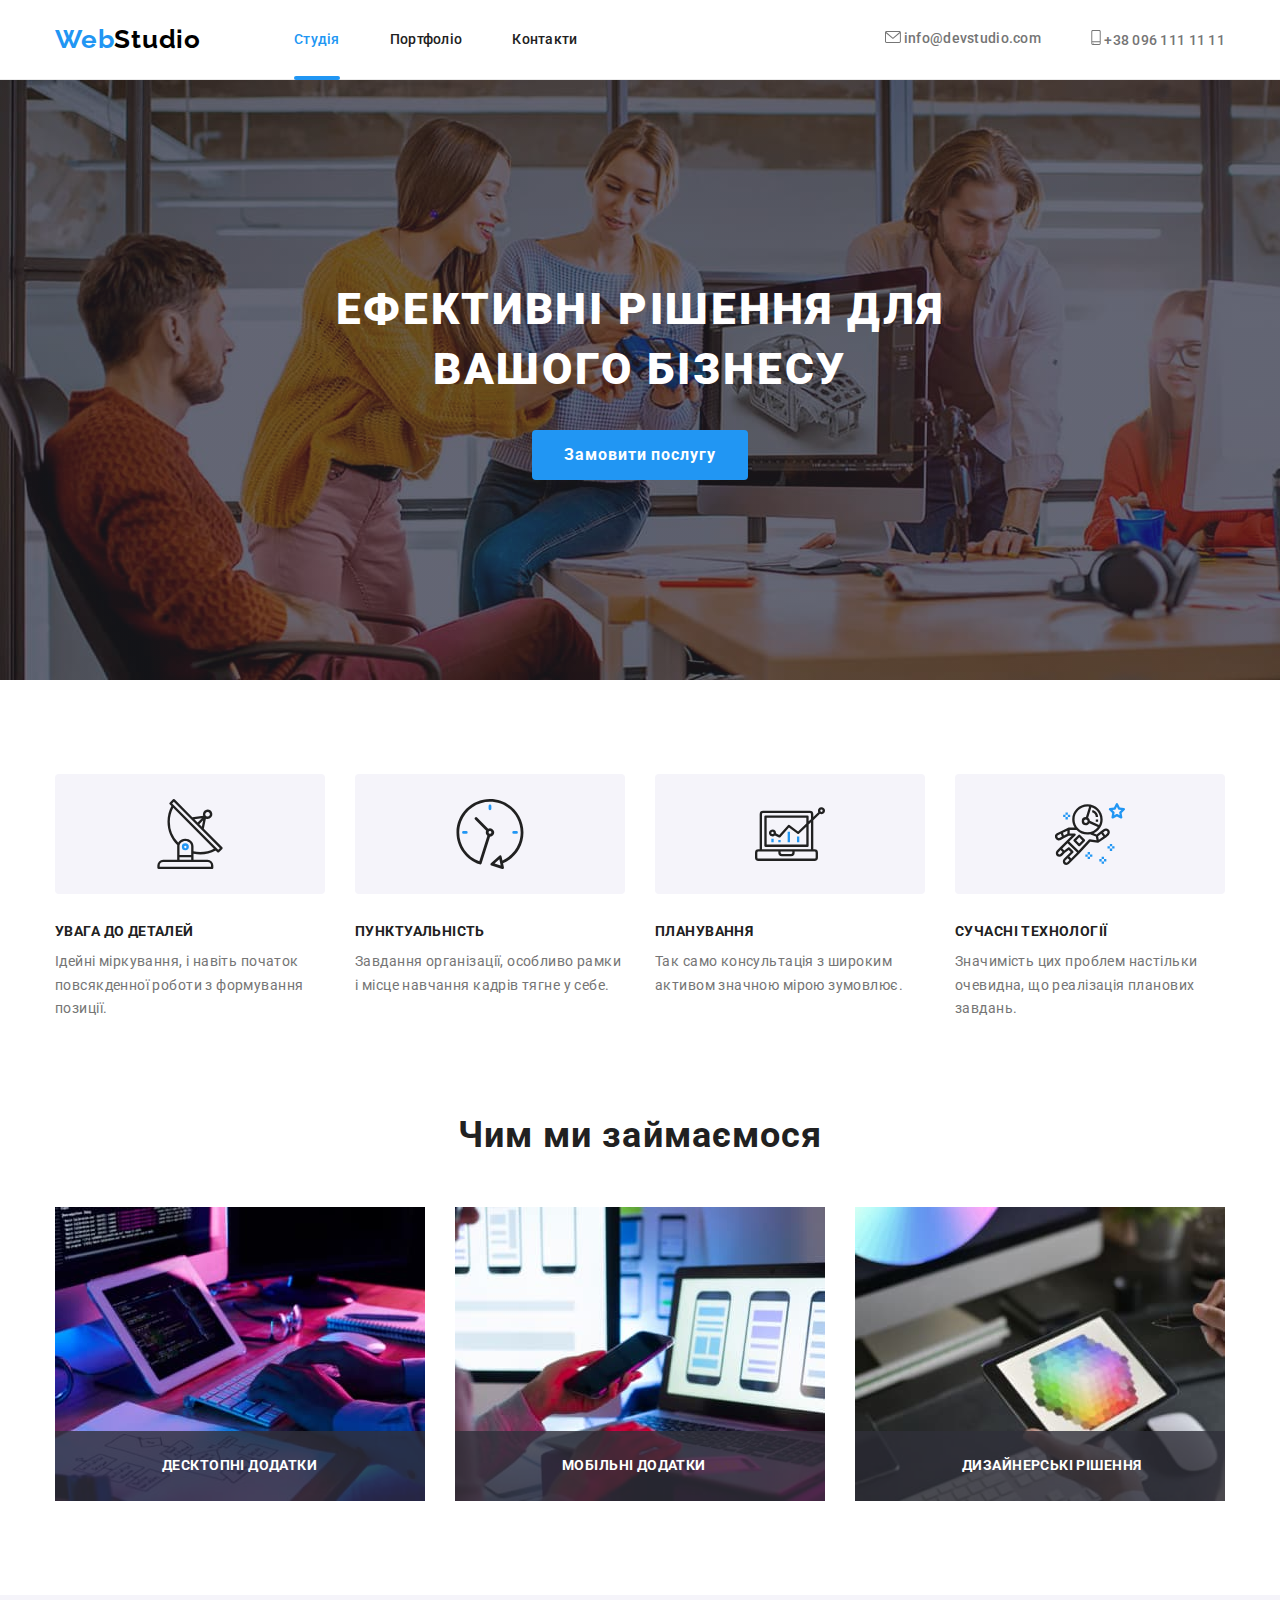
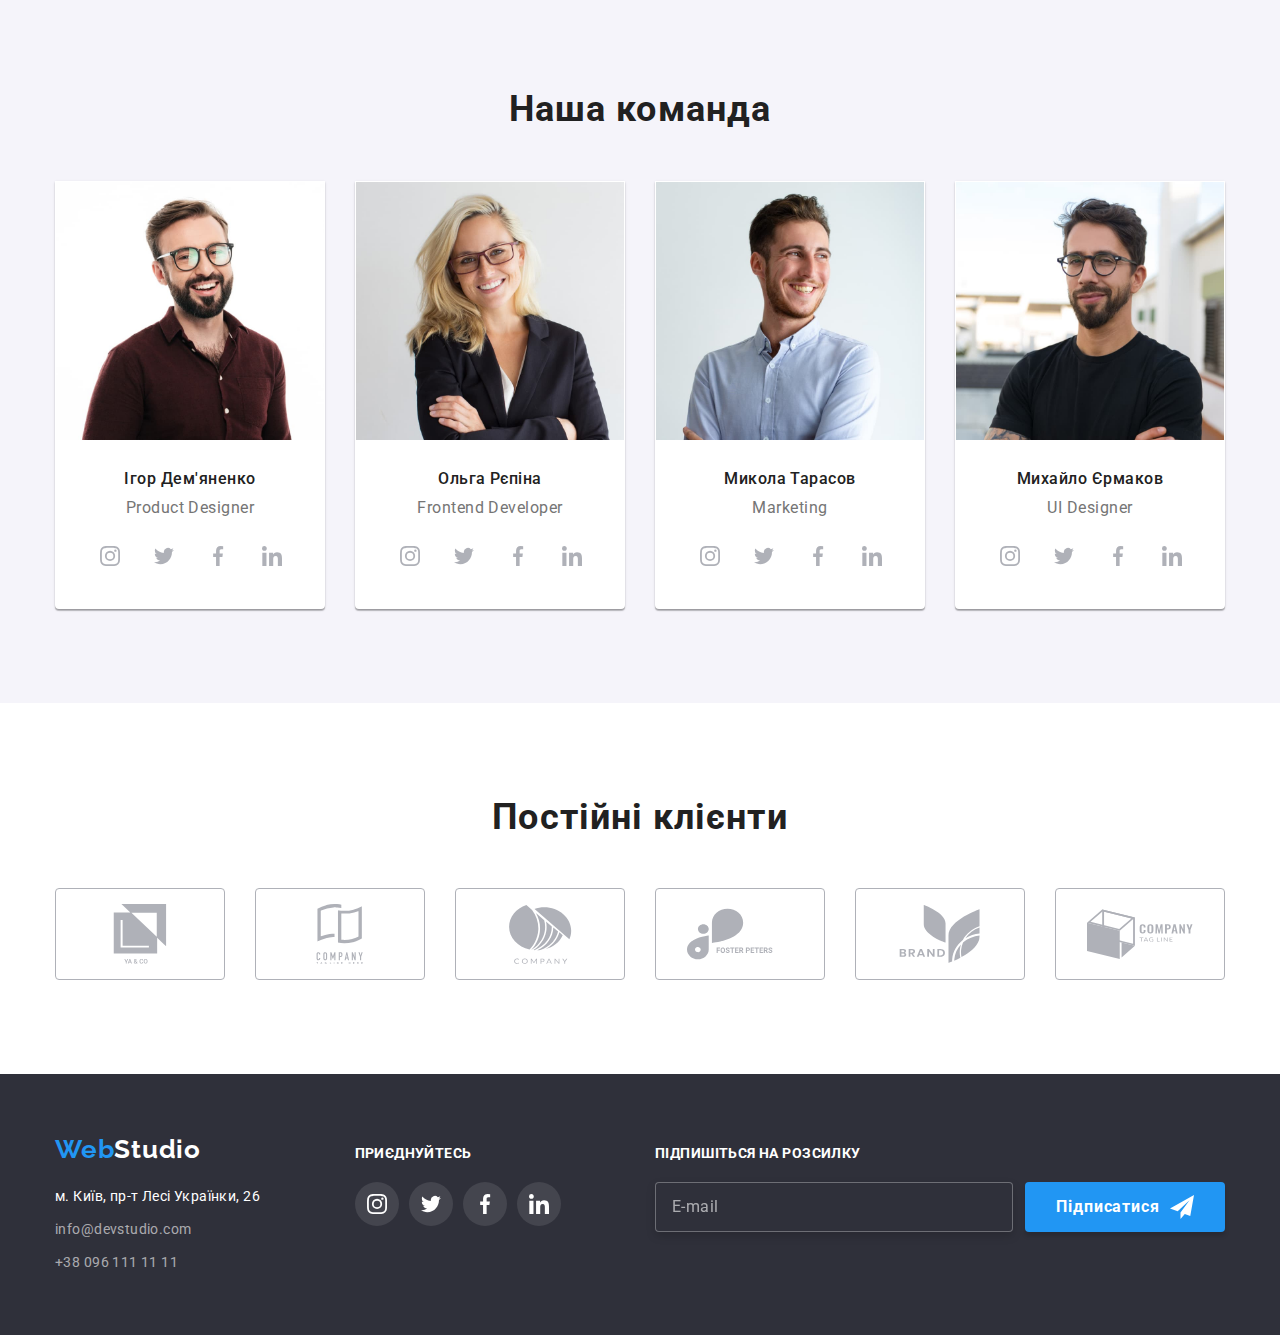
<file: index.html>
<!DOCTYPE html>
<html lang="uk">
<head>
    <meta charset="UTF-8">
    <meta http-equiv="X-UA-Compatible" content="IE=edge">
    <meta name="viewport" content="width=device-width, initial-scale=1.0">
    <title>web-studio</title>
    <link rel="stylesheet" href="https://cdnjs.cloudflare.com/ajax/libs/modern-normalize/1.1.0/modern-normalize.min.css">
    <link rel="preconnect" href="https://fonts.googleapis.com">
    <link rel="preconnect" href="https://fonts.gstatic.com" crossorigin>
    <link href="https://fonts.googleapis.com/css2?family=Raleway:wght@700&family=Roboto:wght@400;500;700;900&display=swap"
        rel="stylesheet">
    <link rel="stylesheet" href="./css/styles.css">
</head>
<body>

    <header>
        
        <div class="container header-container">
        <nav class="main-nav">
            <a lang="en" class="logo" href="./index.html"><span class="logo-conteiner">Web</span>Studio</a>
            <ul class="nav">
                <li>
                    <a class="link-nav current" href="./index.html">Студія</a>
                </li>
                <li>
                    <a class="link-nav" href="./portfolio.html">Портфоліо</a>
                </li>
                <li>
                    <a class="link-nav" href="#">Контакти</a>
                </li>
            </ul>
        </nav>
        
            <ul class="mail">
                <li>
                <a lang="en" class="mail-link" href="mailto:info@devstudio.com">
                    <svg class="mail-icon" width="16px" height="12px">
                        <use href="./images/icons.svg#icon-mail">
                        </use>
                    </svg>
                    info@devstudio.com
                </a>
                </li>
                
                <li>
                <a class="mail-link" href="tel:+380961111111">
                    <svg class="mail-icon-tel" width="10px" height="15px">
                        <use href="./images/icons.svg#icon-tel">
                        </use>
                    </svg>
                    +38 096 111 11 11
                </a>
                </li>
            </ul>
        </div>
              
    </header>   
    
    <main>

        <section class="hero">

            <div class="container">
        <h1 class="hero-title">
            Ефективні рішення для вашого бізнесу
        </h1>
        <button data-modal-open class="hero-button" type="button">Замовити послугу</button>
        </div>
        
        </section>

        <section class="features section">

            <div class="container">
            <h2 class="visually-hidden">
                Наші переваги
            </h2>

            <ul class="features-list">
                <li>
                    <div class="features-information">
                        <svg class="features-icon">
                            <use href="./images/icons.svg#icon-antenna">
                           </use>
                        </svg>
                    </div>
                                       
                    <h3 class="features-title">
                Увага до деталей
                    </h3>
                        <p class="features-item">
                Ідейні міркування, і навіть початок повсякденної роботи з формування позиції.
                        </p>

                </li>
            
                <li>
                    <div class="features-information">
                        <svg class="features-icon">
                            <use href="./images/icons.svg#icon-clock">
                            </use>
                        </svg>
                    </div>
                    <h3 class="features-title">
                    Пунктуальність
                    </h3>
                        <p class="features-item">
                    Завдання організації, особливо рамки і місце навчання кадрів тягне у себе.
                        </p>
                </li>
            
                <li>
                    <div class="features-information">
                        <svg class="features-icon">
                            <use href="./images/icons.svg#icon-computer">
                            </use>
                        </svg>
                    </div>
                    <h3 class="features-title">
                    Планування
                    </h3>
                        <p class="features-item">
                    Так само консультація з широким активом значною мірою зумовлює.
                        </p>
                </li>
            
                <li>
                    <div class="features-information">
                        <svg class="features-icon">
                            <use href="./images/icons.svg#icon-astronaut">
                            </use>
                        </svg>
                    </div>
                    <h3 class="features-title">
                    Сучасні технології
                    </h3>
                        <p class="features-item">
                    Значимість цих проблем настільки очевидна, що реалізація планових завдань.
                        </p>
                </li>             
            </ul>
            </div>

        </section>

        <section class="work">

            <div class="container">
            <h2 class="work-title">
                Чим ми займаємося
            </h2>
            <ul class="work-list">
                <li>
                    <div class="work-position">
                        <div class="work-element">
                            <p>десктопні додатки</p>
                        </div>
                        <img src="./images/tablet.jpg" alt="людина дивиться у планшет і друкує текст" width="370">
                    </div>
                </li>
                <li>
                    <div class="work-position">
                        <div class="work-element">
                            <p>мобільні додатки</p>
                        </div>
                        <img src="./images/notpad.jpg" alt="дівчина дивиться у телефон і параллельно у компьютер" width="370">
                    </div>
                </li>
                <li>
                    <div class="work-position">
                        <div class="work-element">
                            <p>дизайнерські рішення</p> 
                        </div>
                        <img src="./images/smartphone.jpg" alt="дывчина дивиться у смартфон" width="370">
                    </div>
                </li>
            </ul>
            </div>

        </section>

        <section class="command section">

            <div class="container">
            <h2 class="command-title">
                Наша команда
            </h2>

            <ul class="command-list">
                <li class="command-part">
                    <img src="./images/igor.jpg" alt="на фото зображений чоловік Ігор Дем'яненко" width="270">
                    <div class="command-box">
                    <h3 class="command-name">
                        Ігор Дем'яненко
                    </h3>
                        <p lang="en" class="command-speciality">
                        Product Designer
                        </p>
                        <ul class="command-second-list">
                            <li>
                                <a href="" class="command-link">
                                    <svg class="command-icon">
                                        <use href="./images/icons.svg#icon-instagram">
                                        </use>
                                    </svg>                                          
                                </a>
                            </li>

                            <li>
                            <a href="" class="command-link">
                                <svg class="command-icon">
                                    <use href="./images/icons.svg#icon-twitter">
                                    </use>
                                </svg>
                            </a>
                            </li>

                            <li>
                                <a href="" class="command-link">
                                    <svg class="command-icon">
                                        <use href="./images/icons.svg#icon-facebook">
                                        </use>
                                    </svg>
                                </a>
                            </li>

                            <li>
                                <a href="" class="command-link">
                                    <svg class="command-icon">
                                        <use href="./images/icons.svg#icon-linkedin">
                                        </use>
                                    </svg>
                                </a>
                            </li>
                        </ul>
                    </div>
                </li>
            
                <li class="command-part">
                    <img src="./images/olga.jpg" alt="на фото зображена дівчина Ольга Рєпіна" width="270">
                    <div class="command-box">
                    <h3 class="command-name">
                        Ольга Рєпіна
                    </h3 >
                        <p lang="en" class="command-speciality">
                        Frontend Developer
                        </p>
                        <ul class="command-second-list">
                            <li>
                                <a href="" class="command-link">
                                    <svg class="command-icon">
                                        <use href="./images/icons.svg#icon-instagram">
                                        </use>
                                    </svg>
                                </a>
                            </li>

                            <li>
                                <a href="" class="command-link">
                                    <svg class="command-icon">
                                        <use href="./images/icons.svg#icon-twitter">
                                        </use>
                                    </svg>
                                </a>
                            </li>

                            <li>
                                <a href="" class="command-link">
                                    <svg class="command-icon">
                                        <use href="./images/icons.svg#icon-facebook">
                                        </use>
                                    </svg>
                                </a>
                            </li>

                            <li>
                                <a href="" class="command-link">
                                    <svg class="command-icon">
                                        <use href="./images/icons.svg#icon-linkedin">
                                        </use>
                                    </svg>
                                </a>
                            </li>
                        </ul>
                    </div>
                </li>
            
                <li class="command-part">
                    <img src="./images/mikola.jpg" alt="на фото зображений чоловік Микола Тарасов" width="270">
                    <div class="command-box">
                    <h3 class="command-name">
                        Микола Тарасов
                    </h3>
                        <p lang="en" class="command-speciality">
                        Marketing
                        </p>
                        <ul class="command-second-list">
                            <li>
                                <a href="" class="command-link">
                                    <svg class="command-icon">
                                        <use href="./images/icons.svg#icon-instagram">
                                        </use>
                                    </svg>
                                </a>
                            </li>
                        
                            <li>
                                <a href="" class="command-link">
                                    <svg class="command-icon">
                                        <use href="./images/icons.svg#icon-twitter">
                                        </use>
                                    </svg>
                                </a>
                            </li>
                        
                            <li>
                                <a href="" class="command-link">
                                    <svg class="command-icon">
                                        <use href="./images/icons.svg#icon-facebook">
                                        </use>
                                    </svg>
                                </a>
                            </li>
                        
                            <li>
                                <a href="" class="command-link">
                                    <svg class="command-icon">
                                        <use href="./images/icons.svg#icon-linkedin">
                                        </use>
                                    </svg>
                                </a>
                            </li>
                        </ul>
                    </div>
                </li>
                            
                <li class="command-part">
                    <img src="./images/mikhaylo.jpg" alt="на фото зображений чоловік Михайло Єрмаков" width="270">
                    <div class="command-box">
                    <h3 class="command-name">
                        Михайло Єрмаков
                    </h3>
                        <p lang="en" class="command-speciality">
                        UI Designer
                        </p>
                        <ul class="command-second-list">
                            <li>
                                <a href="" class="command-link">
                                    <svg class="command-icon">
                                        <use href="./images/icons.svg#icon-instagram">
                                        </use>
                                    </svg>
                                </a>
                            </li>

                            <li>
                                <a href="" class="command-link">
                                    <svg class="command-icon">
                                        <use href="./images/icons.svg#icon-twitter">
                                        </use>
                                    </svg>
                                </a>
                            </li>

                            <li>
                                <a href="" class="command-link">
                                    <svg class="command-icon">
                                        <use href="./images/icons.svg#icon-facebook">
                                        </use>
                                    </svg>
                                </a>
                            </li>

                            <li>
                                <a href="" class="command-link">
                                    <svg class="command-icon">
                                        <use href="./images/icons.svg#icon-linkedin">
                                        </use>
                                    </svg>
                                </a>
                            </li>
                        </ul>
                    </div>
                </li>
                
            </ul>
            </div>

        </section>

        <section class="section">
            <div class="container">
                <h2 class="client-title">
                    Постійні клієнти
                </h2>
                <ul class="client-list">
                    <li>
                        <a href="" class="client-link">
                            <svg class="client-icon">
                                <use href="./images/icons.svg#icon-ya--go">
                                </use>
                            </svg>
                        </a>
                    </li>

                    <li>
                        <a href="" class="client-link">
                            <svg class="client-icon">
                                <use href="./images/icons.svg#icon-company-tagline-here">
                                </use>
                            </svg>
                        </a>
                    </li>

                    <li>
                        <a href="" class="client-link">
                            <svg class="client-icon">
                                <use href="./images/icons.svg#icon-company">
                                </use>
                            </svg>
                        </a>
                    </li>

                    <li>
                        <a href="" class="client-link">
                            <svg class="client-icon">
                                <use href="./images/icons.svg#icon-foster-peters">
                                </use>
                            </svg>
                        </a>
                    </li>

                    <li>
                        <a href="" class="client-link">
                            <svg class="client-icon">
                                <use href="./images/icons.svg#icon-brand">
                                </use>
                            </svg>
                        </a>
                    </li>

                    <li>
                        <a href="" class="client-link">
                            <svg class="client-icon">
                                <use href="./images/icons.svg#icon-company-tagline">
                                </use>
                            </svg>
                        </a>
                    </li>
                </ul>

            </div>

        </section>

    </main>

    <footer>

        <div class="container footer-box">
            <div>
            <address class="address">
                <a lang="en" class="logotipes" href="./index.html"><span class="logo-conteiner">Web</span>Studio</a>
                <ul class="address-list">
                    <li>
                        <a class="address-name mails" href="https://goo.gl/maps/CPtrU1FHBa2aNyZL9" target="_blank" rel="noopener noreferrer nofollow">
                            м. Київ, пр-т Лесі
                            Українки, 26</a>
                    </li>
                    <li>
                        <a class="address-link mails" href="mailto:info@devstudio.com">info@devstudio.com</a>
                    </li>
                    <li>
                        <a class="address-link" href="tel:+380961111111">+38 096 111 11 11</a>
                    </li>
                </ul>
            </address>
            </div>

            <div>
                <b class="footer-title">
                    приєднуйтесь
                </b>
                <ul class="footer-list">
                    <li>
                        <a href="" class="footer-link">
                            <svg class="footer-icon" width="20" height="20">
                                <use href="./images/icons.svg#icon-instagram">
                                </use>
                            </svg>
                        </a>
                    </li>
                    
                    <li>
                        <a href="" class="footer-link">
                            <svg class="footer-icon" width="20" height="20">
                                <use href="./images/icons.svg#icon-twitter">
                                </use>
                            </svg>
                        </a>
                    </li>

                    <li>
                        <a href="" class="footer-link">
                            <svg class="footer-icon" width="20" height="20">
                                <use href="./images/icons.svg#icon-facebook">
                                </use>
                            </svg>
                        </a>
                    </li>

                    <li>
                        <a href="" class="footer-link">
                            <svg class="footer-icon" width="20" height="20">
                                <use href="./images/icons.svg#icon-linkedin">
                                </use>
                            </svg>
                        </a>
                    </li>
                </ul>
            </div>

            <div class="subscription-box">
                <b class="subscription-text">Підпишіться на розсилку</b>
                <form class="subscription-form">
                    <input type="email" name="mail" placeholder="E-mail" />
                    <button class="subscription-button" type="submit">Підписатися
                        <svg class="subscription-icon" width="24" height="24">
                            <use href="./images/icons.svg#icon-envelope">
                            </use>
                        </svg>
                    </button>
                    
                </form>
            </div>
        </div>

    </footer>
    
    <div class="backdrop is-hidden" data-modal>
        <div class="modal">
            <button class="modal-button" data-modal-close type="button">
                <svg class="modal-icon">
                    <use href="./images/icons.svg#icon-close-modal">
                    </use>
                </svg>
            </button>
            
            <b class="form-text">Залиште свої дані, ми вам передзвонимо</b>
            <form name="contact-form" class="form">
                <div class="form-field">   
                    <label for="user-name">Ім'я</label>
                    <div class="form-field-box">
                        <input type="text" name="user-name" id="user-name"/>
                        <svg class="form-field-icon" width="18" height="18">
                            <use href="./images/icons.svg#icon-name">
                            </use>
                        </svg>
                    </div>
                </div> 

                <div class="form-field">
                    <label for="tel">Телефон</label>
                    <div class="form-field-box">
                        <input type="tel" name="tel" id="tel"/>
                        <svg class="form-field-icon" width="18" height="18">
                            <use href="./images/icons.svg#icon-phone">
                            </use>
                        </svg>
                    </div>
                </div>

                <div class="form-field">
                    <label for="mail">Пошта</label>
                    <div class="form-field-box">
                        <input type="email" name="mail" id="mail"/>
                        <svg class="form-field-icon" width="18" height="18">
                            <use href="./images/icons.svg#icon-email">
                            </use>
                        </svg>
                    </div>
                </div>
                
                <div class="form-field form-field-end">
                    <label for="comment">Коментар</label>
                    <textarea name="comment" id="comment" placeholder="Введіть текст"></textarea>
                </div>

                <div class="form-checkbox">
                    <label for="Subscription">
                        <input class="checkbox-input" type="checkbox" name="Subscription" id="Subscription"/> 
                        <span class="checkbox-border">
                            <svg class="form-checkbox-icon">
                                <use href="./images/icons.svg#icon-check-on">
                                </use>
                            </svg>
                        </span>
                        Погоджуюся з розсилкою та приймаю<a class="form-checkbox-link" href="">Умови договору</a>
                    </label>
                </div>
               
                <button class="form-button" type="submit">Відправити</button>
                
            </form>
        </div>
    </div>
    <script src="./js/modal.js"></script>
</body>
</html>
</file>
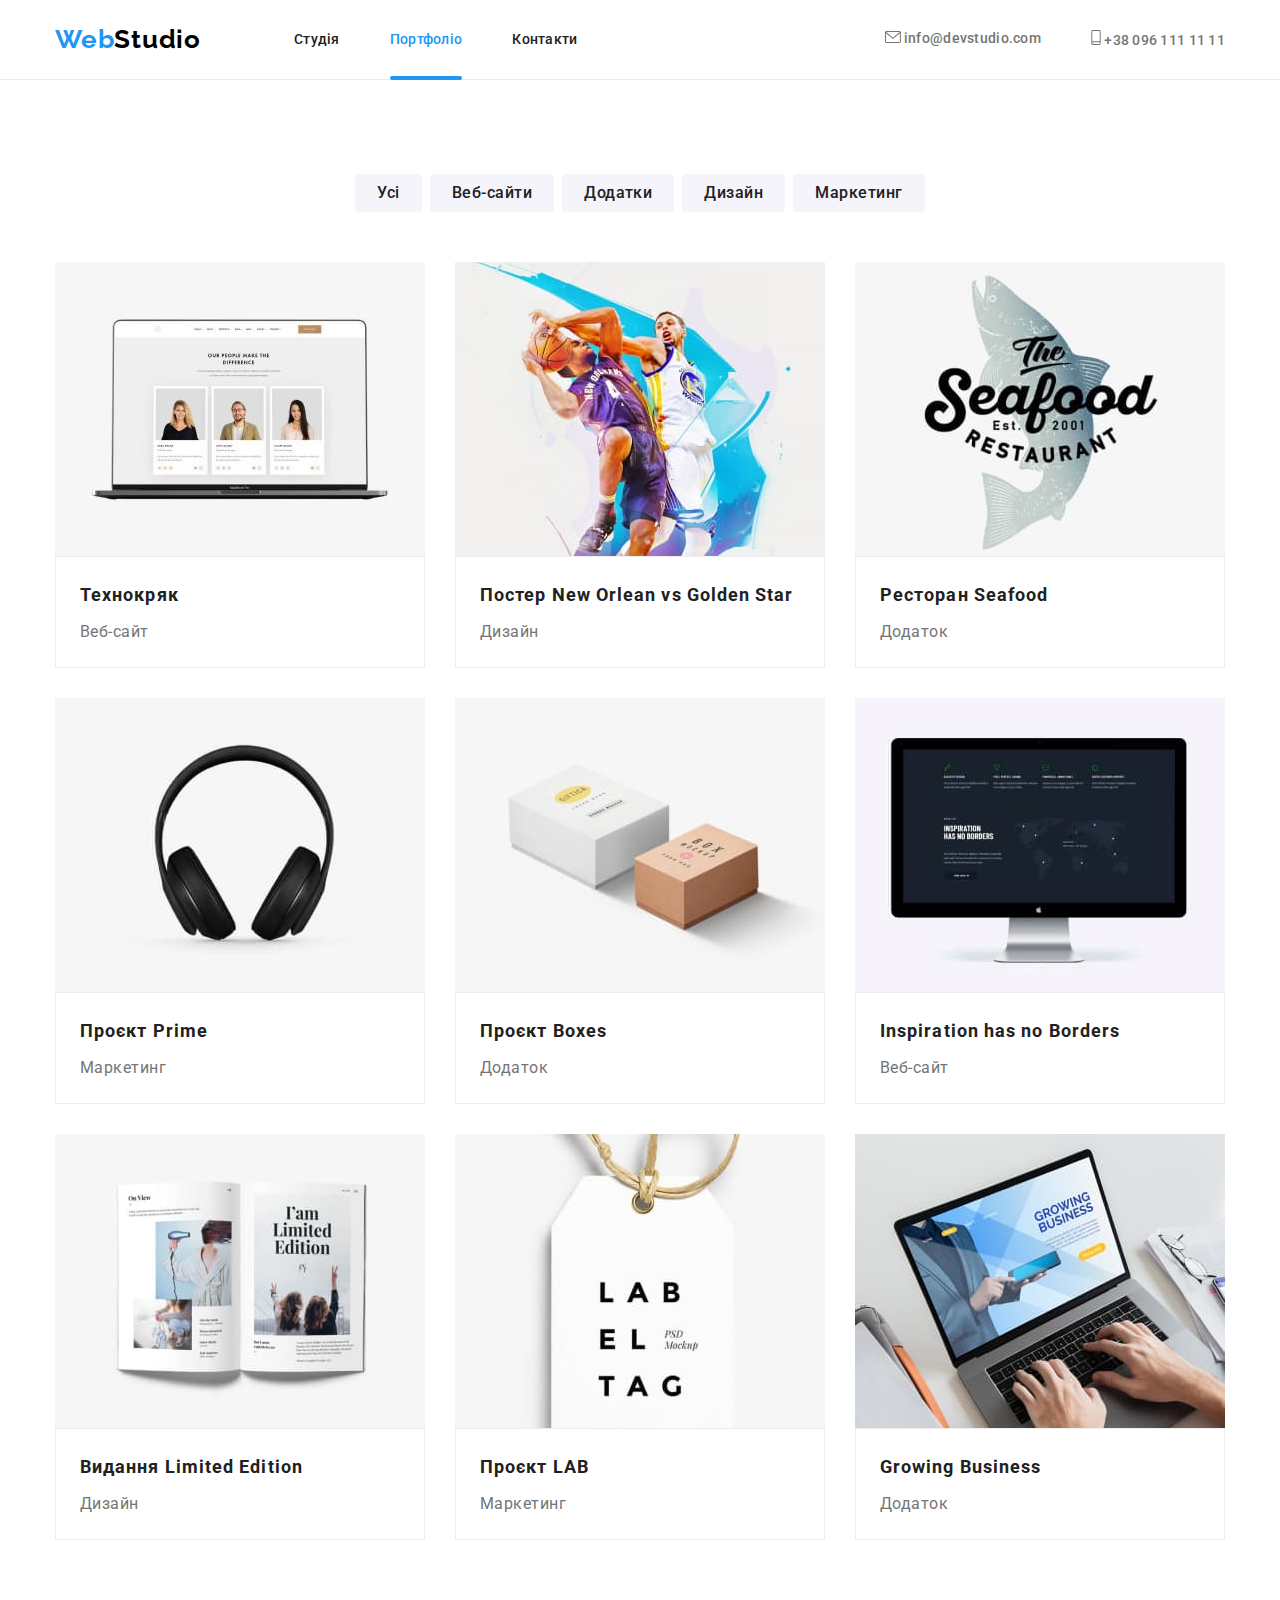
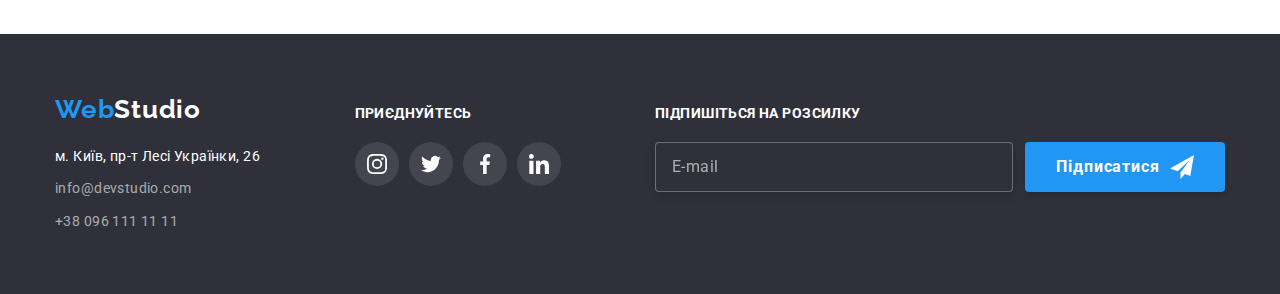
<file: portfolio.html>
<!DOCTYPE html>
<html lang="uk">
<head>
    <meta charset="UTF-8">
    <meta http-equiv="X-UA-Compatible" content="IE=edge">
    <meta name="viewport" content="width=device-width, initial-scale=1.0">
    <title>Portfolio</title>
    <link rel="stylesheet" href="https://cdnjs.cloudflare.com/ajax/libs/modern-normalize/1.1.0/modern-normalize.min.css">
    <link rel="preconnect" href="https://fonts.googleapis.com">
    <link rel="preconnect" href="https://fonts.gstatic.com" crossorigin>
    <link href="https://fonts.googleapis.com/css2?family=Raleway:wght@700&family=Roboto:wght@400;500;700;900&display=swap"
        rel="stylesheet">
    <link rel="stylesheet" href="./css/styles.css">
</head>
<body>
    <header>

        <div class="container header-container">
        <nav class="main-nav">
            <a lang="en" class="logo" href="./index.html"><span class="logo-conteiner">Web</span>Studio</a>
            <ul class="nav">
                <li>
                    <a class="link-nav" href="./index.html">Студія</a>
                </li>
                <li>
                    <a class="link-nav current" href="#">Портфоліо</a>
                </li>
                <li>
                    <a class="link-nav" href="#">Контакти</a>
                </li>
            </ul>
        </nav>
        <ul class="mail">
            <li>
                <a lang="en" class="mail-link" href="mailto:info@devstudio.com">
                    <svg class="mail-icon" width="16px" height="12px">
                        <use href="./images/icons.svg#icon-mail">
                        </use>
                    </svg>
                    info@devstudio.com
                </a>
            </li>
            <li>
                <a class="mail-link" href="tel:+380961111111">
                    <svg class="mail-icon-tel" width="10px" height="15px">
                        <use href="./images/icons.svg#icon-tel">
                        </use>
                    </svg>
                    +38 096 111 11 11
                </a>
            </li>
        </ul>
        </div>

    </header>

    <main>

        <section class="section">

        <div class="container">
            <h1 class="visually-hidden">
                Портфоліо
            </h1>

        <ul class="button-list">
            <li>
                <button class="button-list-item" type="button">Усі</button>
            </li>
            <li>
                <button class="button-list-item" type="button">Веб-сайти</button>
            </li>
            <li>
                <button class="button-list-item" type="button">Додатки</button>
            </li>
            <li>
                <button class="button-list-item" type="button">Дизайн</button>
            </li>
            <li>
                <button class="button-list-item" type="button">Маркетинг</button>
            </li>
        </ul>

        <div class="flex-container">
        <ul class="reclam">
            
            <li>
                <a href="" class="reclam-link">
                    <div class="reclam-backdrop">
                        <img src="./images/technokriack.jpg" alt="Список із трьох людей" width="370" height="294">
                        <div class="reclam-box">
                            <p class="reclam-text">
                                Ресурс пропонує комплексні пропозиції з різним рівнем функціоналу та сервісів. Все це дозволить відвідувачу отримати
                                вичерпні відомості про компанію чи приватну особу.
                            </p>
                        </div>
                    </div>
                <div class="reclam-tools">
                <h2 class="reclam-title">
                    Технокряк
                </h2>
                <p class="reclam-item">
                    Веб-сайт
                </p>
                </div>
                </a>
            </li>
                        
            <li>
                <a href="" class="reclam-link">
                    <div class="reclam-backdrop">
                        <img src="./images/basketball.jpg" alt="Два хлопці грають у баскетбол" width="370" height="294">
                        <div class="reclam-box">
                            <p class="reclam-text">
                                Ресурс пропонує комплексні пропозиції з різним рівнем функціоналу та сервісів. Все це дозволить відвідувачу отримати
                                вичерпні відомості про компанію чи приватну особу.
                            </p>
                        </div>
                    </div>
                <div class="reclam-tools">
                <h2 class="reclam-title">
                    Постер New Orlean vs Golden Star
                </h2>
                <p class="reclam-item">
                    Дизайн
                </p>
                </div>
                </a>
            </li>
                        
            <li>
                <a href="" class="reclam-link">
                    <div class="reclam-backdrop">
                        <img src="./images/restaurant.jpg" alt="логотип ресторану" width="370" height="294">
                        <div class="reclam-box">
                            <p class="reclam-text">
                                Ресурс пропонує комплексні пропозиції з різним рівнем функціоналу та сервісів. Все це дозволить відвідувачу отримати
                                вичерпні відомості про компанію чи приватну особу.
                            </p>
                        </div>
                    </div>
                <div class="reclam-tools">
                <h2 class="reclam-title">
                    Ресторан Seafood
                </h2>
                <p class="reclam-item">
                    Додаток
                </p>
                </div>
                </a>
            </li>
                        
            <li>
                <a href="" class="reclam-link">
                    <div class="reclam-backdrop">
                        <img src="./images/headphones.jpg" alt="фото навушників" width="370" height="294">
                        <div class="reclam-box">
                            <p class="reclam-text">
                                Ресурс пропонує комплексні пропозиції з різним рівнем функціоналу та сервісів. Все це дозволить відвідувачу отримати
                                вичерпні відомості про компанію чи приватну особу.
                            </p>
                        </div>
                    </div>
                <div class="reclam-tools">
                <h2 class="reclam-title">
                    Проєкт Prime
                </h2>
                <p class="reclam-item">
                    Маркетинг
                </p>
                </div>
                </a>
            </li>
                        
            <li>
                <a href="" class="reclam-link">
                <div class="reclam-backdrop">
                    <img src="./images/boxes.jpg" alt="фото двох невеликих коробочьок" width="370" height="294">
                    <div class="reclam-box">
                        <p class="reclam-text">
                            Ресурс пропонує комплексні пропозиції з різним рівнем функціоналу та сервісів. Все це дозволить відвідувачу отримати
                            вичерпні відомості про компанію чи приватну особу.
                        </p>
                    </div>
                </div>
                <div class="reclam-tools">
                <h2 class="reclam-title">
                    Проєкт Boxes
                </h2>
                <p class="reclam-item">
                    Додаток
                </p>
                </div>
                </a>
            </li>
                        
            <li>
                <a href="" class="reclam-link">
                <div class="reclam-backdrop">
                    <img src="./images/monitor.jpg" alt="зображення монітору" width="370" height="294">
                    <div class="reclam-box">
                        <p class="reclam-text">
                            Ресурс пропонує комплексні пропозиції з різним рівнем функціоналу та сервісів. Все це дозволить відвідувачу отримати
                            вичерпні відомості про компанію чи приватну особу.
                        </p>
                    </div>
                </div>
                <div class="reclam-tools">
                <h2 lang="en" class="reclam-title">
                    Inspiration has no Borders
                </h2>
                <p class="reclam-item">
                    Веб-сайт
                </p>
                </div>
                </a>
            </li>
                        
            <li>
                <a href="" class="reclam-link">
                <div class="reclam-backdrop">
                    <img src="./images/book.jpg" alt="на фото зображена книга під назвою обмежений випуск" width="370" height="294">
                    <div class="reclam-box">
                        <p class="reclam-text">
                            Ресурс пропонує комплексні пропозиції з різним рівнем функціоналу та сервісів. Все це дозволить відвідувачу отримати
                            вичерпні відомості про компанію чи приватну особу.
                        </p>
                    </div>
                </div>
                <div class="reclam-tools">
                <h2 class="reclam-title">
                    Видання Limited Edition
                </h2>
                <p class="reclam-item">
                    Дизайн
                </p>
                </div>
                </a>
            </li>
                        
            <li>
                <a href="" class="reclam-link">
                <div class="reclam-backdrop">
                    <img src="./images/trinket.jpg" alt="на малюнку зображений брелок" width="370" height="294">
                    <div class="reclam-box">
                        <p class="reclam-text">
                            Ресурс пропонує комплексні пропозиції з різним рівнем функціоналу та сервісів. Все це дозволить відвідувачу отримати
                            вичерпні відомості про компанію чи приватну особу.
                        </p>
                    </div>
                </div>
                <div class="reclam-tools">
                <h2 class="reclam-title">
                    Проєкт LAB
                </h2>
                <p class="reclam-item">
                    Маркетинг
                </p>
                </div>
                </a>
            </li>
            
            <li>
                <a href="" class="reclam-link">
                <div class="reclam-backdrop">
                    <img src="./images/notbook.jpg" alt="на малюнку зображений ноутбук" width="370" height="294">
                    <div class="reclam-box">
                        <p class="reclam-text">
                            Ресурс пропонує комплексні пропозиції з різним рівнем функціоналу та сервісів. Все це дозволить відвідувачу отримати
                            вичерпні відомості про компанію чи приватну особу.
                        </p>
                    </div>
                </div>
                <div class="reclam-tools">
                <h2 lang="en" class="reclam-title">
                    Growing Business
                </h2>
                <p class="reclam-item">
                    Додаток
                </p>
                </div>
                </a>
            </li>
            
        </ul>
        </div>
        </div>

        </section>

    </main>

    <footer>

        <div class="container footer-box">
            <div>
                <address class="address">
                    <a lang="en" class="logotipes" href="./index.html"><span class="logo-conteiner">Web</span>Studio</a>
                    <ul class="address-list">
                        <li>
                            <a class="address-name mails" href="https://goo.gl/maps/CPtrU1FHBa2aNyZL9" target="_blank"
                                rel="noopener noreferrer nofollow">
                                м. Київ, пр-т Лесі
                                Українки, 26</a>
                        </li>
                        <li>
                            <a class="address-link mails" href="mailto:info@devstudio.com">info@devstudio.com</a>
                        </li>
                        <li>
                            <a class="address-link" href="tel:+380961111111">+38 096 111 11 11</a>
                        </li>
                    </ul>
                </address>
            </div>
        
            <div>
                <b class="footer-title">
                    приєднуйтесь
                </b>
                <ul class="footer-list">
                    <li>
                        <a href="" class="footer-link">
                            <svg class="footer-icon" width="20" height="20">
                                <use href="./images/icons.svg#icon-instagram">
                                </use>
                            </svg>
                        </a>
                    </li>
        
                    <li>
                        <a href="" class="footer-link">
                            <svg class="footer-icon" width="20" height="20">
                                <use href="./images/icons.svg#icon-twitter">
                                </use>
                            </svg>
                        </a>
                    </li>
        
                    <li>
                        <a href="" class="footer-link">
                            <svg class="footer-icon" width="20" height="20">
                                <use href="./images/icons.svg#icon-facebook">
                                </use>
                            </svg>
                        </a>
                    </li>
        
                    <li>
                        <a href="" class="footer-link">
                            <svg class="footer-icon" width="20" height="20">
                                <use href="./images/icons.svg#icon-linkedin">
                                </use>
                            </svg>
                        </a>
                    </li>
                </ul>
            </div>

            <div class="subscription-box">
                <b class="subscription-text">Підпишіться на розсилку</b>
                <form class="subscription-form">
                    <input type="email" name="mail" placeholder="E-mail" />
                    <button class="subscription-button" type="submit">Підписатися
                        <svg class="subscription-icon" width="24" height="24">
                            <use href="./images/icons.svg#icon-envelope">
                            </use>
                        </svg>
                    </button>
            
                </form>
            </div>
        </div>

    </footer>

</body>
</html>
</file>
<file: css/styles.css>
:root {
   --primery-text-color: #212121;
   --title-text-color: #757575;
   --acent-color: #2196F3;
   --White: #ffffff;
   --fill-icon: #AFB1B8;
   --secondaly: #2F303A;

   --timing-function: cubic-bezier(0.4, 0, 0.2, 1);
}

/* Основной цвет текста: #212121 */
/* Вторичный цвет текста: #757575 */
/* Акцент: #2196F3 */
/* Белый: #FFFFFF */

/* Основной цвет фона: #FFFFFF */
/* Вторичный цвет фона: #2F303A; */



body {
   background-color: var(--White);
   color: var(--primery-text-color);
   font-family: 'Roboto', sans-serif;
   font-size: 14px;
}
footer {
   background-color: var(--secondaly);
}
img {
   display: block;
   max-width: 100%;
   height: auto;
}  
li {
   list-style: none;
}
.section {
   padding-top: 94px;
   padding-bottom: 94px;
}

/* Контейнер */
.container {
   width: 1200px;
   margin-left: auto;
   margin-right: auto;
   padding: 0% 15px 0% 15px;
   }

h1,
h2, 
h3, 
h4, 
ul,
p {
   margin: 0%;
   padding: 0%;
}

/* Хедер */
header {
   padding: 24px 0%;
   border-bottom: 1px solid #ECECEC;
}
.header-container {
   display: flex;
   align-items: center;
}
/* Навигация */
.main-nav {
   display: flex;
   align-items: center;
}
.logo {
   font-family: 'Raleway';
   font-weight: 700;
   font-size: 26px;
   line-height: 1.19;
   letter-spacing: 0.03em;

   text-decoration: none;

   color: #000000;
}
.logo-conteiner {
   color: var(--acent-color);
}
.nav {
   display: flex;
   margin-left: 93px;
   gap: 50px;
}
.link-nav {
   position: relative;

   font-weight: 500;
   line-height: 1.14;
   letter-spacing: 0.02em;

   text-decoration: none;
   outline: none;
   color: var(--primery-text-color);
   transition: color 250ms var(--timing-function);
}
.link-nav:hover,
.current, 
.link-nav:focus { 
   color: var(--acent-color);
}
.current::after {
   content: "";
   position: absolute;
   display: block;
   margin-top: 28px;
   
   width: 100%;
   height: 4px;
   border-radius: 2px;
   background-color: var(--acent-color);
   
   transition: opacity 250ms var(--timing-function);
}


/* email */
.mail {
   display: flex;
   margin-left: auto;
   gap: 50px;
}
.mail-link {
   font-weight: 500;
   line-height: 1.14;
   letter-spacing: 0.02em;

   text-decoration: none;
   outline: none;
   
   color: var(--title-text-color);
   fill: currentColor;

   transition: color 250ms var(--timing-function);
}
.mail-link:hover,
.mail-link:focus {
   color: var(--acent-color);
}

/* hero */
.hero {
   background: var(--secondaly);
   text-align: center;
   padding: 200px 0%;
   margin-right: auto;
   margin-left: auto;
   height: 600px;
   max-width: 1600px;

   background-color:  #C4C4C4;
   background-image: linear-gradient(
      rgba(47, 48, 58, 0.4),
      rgba(47, 48, 58, 0.4)
   ),
   url(../images/overlay.jpg)
   
}
.hero-title {
   width: 700px;
   margin-bottom: 30px;
   margin-right: auto;
   margin-left: auto;
      
   text-align: center;
   font-weight: 900;
   font-size: 44px;
   line-height: 1.36;
   letter-spacing: 0.06em;
   text-transform: uppercase;
   color: var(--White);
}
.hero-button {
   display: block;
   margin-right: auto;
   margin-left: auto;
   padding: 10px 32px;
    
   font-weight: 700;
   font-size: 16px;
   line-height: 1.87;
   font-family: inherit;

   letter-spacing: 0.06em;
   border-radius: 4px;
   border: none;
   color: var(--White);
   background-color: var(--acent-color);

   transition: background-color 250ms var(--timing-function), 
               box-shadow 250ms var(--timing-function);
}
.hero-button:hover,
.hero-button:focus {
   background-color: var(--acent-color);
   box-shadow: 0px 4px 4px rgba(0, 0, 0, 0.15);
   cursor: pointer;
}

/* Преимущества */
.visually-hidden {
   position: absolute;
   white-space: nowrap;
   width: 1px;
   height: 1px;
   overflow: hidden;
   border: none;
   padding: 0;
   clip: rect(0 0 0 0);
   clip-path: inset(50%);
   margin: -1px;
}
.features-list {
   display: flex;
}
.features-list li {
   margin-right: 30px;
}
.features-list li:last-child {
   margin-right: 0%;
}
.features-information {
   display: flex;
   align-items: center;
   justify-content: center;
   
   margin-bottom: 30px;
   width: 270px; 
   height: 120px;
   background: #F5F4FA;
   border-radius: 4px;
}
.features-icon {
   width: 70px;
   height: 70px;
}
.features-title {
   margin-bottom: 10px;

   color: var(--primery-text-color);
   font-weight: 700;
   font-size: 14px;
   line-height: 1.14;
   letter-spacing: 0.03em;
   text-transform: uppercase;
}
.features-item {
   color: var(--title-text-color);
   line-height: 1.7;
   letter-spacing: 0.03em;
}

/* work photo */
.work {
   padding-bottom: 94px;
}
.work-title {
   margin-bottom: 50px;
   text-align: center;

   color: var(--primery-text-color);
   font-weight: 700;
   font-size: 36px;
   line-height: 1.16;
   letter-spacing: 0.03em;
}
.work-list {
   display: flex;
}
.work-list li {
   margin-right: 30px;
}
.work-list li:last-child {
   margin-right: 0%;
}
.work-position {
   position: relative;
   display: flex;
   align-items: flex-end;
   justify-content: center;
}
.work-element {
   position: absolute;
   width: 370px;
   padding: 27px 107px;
   border: none;
   font-weight: 700;
   line-height: 1.14;
   letter-spacing: 0.03em;

   text-transform: uppercase;
   white-space: nowrap;;
   background: rgba(47, 48, 58, 0.8);
   color: #FFFFFF;
}
/* Команда */
.command {
   background: #F5F4FA;
}
.command-title {
   margin-bottom: 50px;

   font-weight: 700;
   font-size: 36px;
   line-height: 1.16;
   text-align: center;
   letter-spacing: 0.03em;
   color: var(--primery-text-color);
}
.command-list {
   display: flex;
   gap: 30px;
}
.command-part {
   width: 270px;
   text-align: center;
   background: #FFFFFF;
   box-shadow: 0px 1px 3px rgba(0, 0, 0, 0.12), 0px 1px 1px rgba(0, 0, 0, 0.14), 0px 2px 1px rgba(0, 0, 0, 0.2);
   border-radius: 0px 0px 4px 4px;
   border: transparent solid 1px;
}
.command-box {
   padding: 30px 32px;
}
.command-name {
   margin-bottom: 10px;

   font-weight: 500;
   font-size: 16px;
   line-height: 1.18;
   letter-spacing: 0.03em;
   color: var(--primery-text-color);
}
.command-speciality {
   margin-bottom: 16px;

   font-size: 16px;
   line-height: 1.18;
   letter-spacing: 0.03em;
   color: var(--title-text-color);
}
.command-second-list {
   display: flex;
   gap: 10px;
}

.command-link {
   display: flex;
   align-items: center;
   justify-content: center;
   width: 44px;
   height: 44px;
   fill: var(--fill-icon);
   border-radius: 50%;
   outline: none;

   transition: background-color 250ms var(--timing-function),
               box-shadow 250ms var(--timing-function),
               fill 250ms var(--timing-function);
}
.command-link:hover,
.command-link:focus {
   fill: var(--White);
   background-color: var(--acent-color);
   box-shadow: 0px 4px 4px rgba(0, 0, 0, 0.25); 
}

.command-icon {
   width: 20px;
   height: 20px;
}

/* Клиенты */
.client-title {
   margin-bottom: 50px;
   text-align: center;

   color: var(--primery-text-color);
   font-weight: 700px;
   font-size: 36px;
   line-height: 1.16;
   letter-spacing: 0.03em;
}
.client-list {
   display: flex;
   gap: 30px;
}
.client-link {
   display: flex;
   align-items: center;
   justify-content: center;
  
   width: 170px;
   height: 92px;
   border: 1px solid var(--fill-icon);
   border-radius: 4px;
   outline: none;
   fill:var(--fill-icon);

   transition: fill 250ms var(--timing-function),
               border-color 250ms var(--timing-function);
}
.client-link:hover,
.client-link:focus {
   fill: var(--acent-color);
   border-color: var(--acent-color);
}
.client-icon {
   width: 106px;
   height: 60px;
}

/* Футер */
footer {
   padding: 60px 0%;
}
.logotipes {
   font-family: 'Raleway';
   font-weight: 700;
   font-size: 26px;
   line-height: 1.19;
   letter-spacing: 0.03em;
   text-decoration: none;
   color: var(--White);
}
.logotipes {
   display: flex;
   margin-bottom: 20px;
} 
/* Адрес\футер */
.address {
   font-family: 'Roboto';
   font-style: normal;
   letter-spacing: 0.03em;
}
.mails {
   display: flex;
   margin-bottom: 9px;
}
.address-name {
   color: var(--White);
   line-height: 1.7;
   text-decoration: none;
}
.address-link {
   color: rgba(255, 255, 255, 0.6);
   font-weight: 400;
   line-height: 1.7;
   text-decoration: none;
   transition: color 250ms var(--timing-function);
}
.address-link:hover,
.address-link:focus {
   color: var(--acent-color);
}
.footer-box {
   display: flex;
   align-items: baseline;
   justify-content: space-between;
}
.footer-title {
   line-height: 1.14;
   letter-spacing: 0.03em;
   text-transform: uppercase;

   color: #FFFFFF;
}
.footer-list {
   display: flex;
   margin-top: 20px;
   gap: 10px;
}
.footer-link {
   display: flex;
   align-items: center;
   justify-content: center;
   width: 44px;
   height: 44px;

   border-radius: 50%;
   outline: none;

   fill: #ffffff;
   background: rgba(255, 255, 255, 0.1);
   transition: background-color 250ms var(--timing-function);
}
.footer-link:hover,
.footer-link:focus {
   background-color: var(--acent-color);
}
.subscription-text {
   font-weight: 700;
   line-height: 1.14;
   letter-spacing: 0.03em;
   text-transform: uppercase;

   color: #FFFFFF;
}
.subscription-form {
   display: flex;
   margin-top: 20px;
}
.subscription-box input {
   display: block;
   width: 358px;
   height: 50px;
   margin-right: 12px;
   padding: 15px 0 15px 16px;

   color: var(--White);
   background-color: var(--secondaly);
   border: 1px solid rgba(255, 255, 255, 0.3);
   filter: drop-shadow(0px 4px 4px rgba(0, 0, 0, 0.15));
   border-radius: 4px;
}

.subscription-box input::placeholder {
   font-size: 16px;
   line-height: 1.25;
   letter-spacing: 0.03em;

   color: rgba(255, 255, 255, 0.6);
}
.subscription-button {
   position: relative;
   display: flex;
   align-items: center;
   justify-content: center;

   gap: 10px;
   width: 200px;
   padding: 10px;
   font-weight: 700;
   font-size: 16px;
   line-height: 1.87;
   letter-spacing: 0.06em;

   color: #FFFFFF;
   background-color: var(--acent-color);
   box-shadow: 0px 4px 4px rgba(0, 0, 0, 0.15);
   border-radius: 4px;
   border: none;
}
.subscription-icon {
   fill: var(--White);
}


/* Портфолио */
.button-list {
   display: flex;
   justify-content: center;
   margin-bottom: 50px;
   text-align: center;
}
.button-list li {
   margin-right: 8px;
}
.button-list li:last-child {
   margin-right: 0%;
}
.button-list-item {
   padding: 6px 22px;
      
   font-family: 'Roboto';
   font-weight: 500;
   font-size: 16px;
   line-height: 1.62;

   letter-spacing: 0.03em;
   border-radius: 4px;
   border: none;
   background: #F5F4FA;
   color: var(--primery-text-color);

   transition: color 250ms var(--timing-function),
               background-color 250ms var(--timing-function),
               box-shadow 250ms var(--timing-function),
               filter 250ms var(--timing-function);               ;
}
.button-list-item:hover {
   color: var(--White);
   background-color: var(--acent-color);
   box-shadow: 0px 3px 1px rgba(0, 0, 0, 0.1), 0px 1px 2px rgba(0, 0, 0, 0.08), 0px 2px 2px rgba(0, 0, 0, 0.12);
   cursor: pointer;
}
.button-list-item:focus {
   color: var(--White);
   background: var(--acent-color);
   filter: drop-shadow(0px 4px 4px rgba(0, 0, 0, 0.25));
   }

/* Карточки портфолио */
.reclam {
   display: flex;
   flex-wrap: wrap;
   gap: 30px; 
}
.reclam-link {
   display: block;
   text-decoration: none;

   transition: box-shadow 250ms var(--timing-function);
}
.reclam-link:hover {
   box-shadow: 0px 1px 1px rgba(0, 0, 0, 0.12), 0px 4px 4px rgba(0, 0, 0, 0.06), 1px 4px 6px rgba(0, 0, 0, 0.16);
}
.reclam-backdrop {
   position: relative;
   overflow: hidden;
}
.reclam-box {
   position: absolute;
   top: 0;
   left: 0;
   width: 100%;
   height: 100%;
   background-color: var(--acent-color);

   opacity: 0.9;
   transform: translateY(100%);
   transition: transform 250ms var(--timing-function);
}
.reclam-backdrop:hover::after {
   transform: translateY(0);
}
.reclam-link:hover .reclam-box {
   transform: translateY(0);
}
.reclam-text {
   padding: 63px 24px;

   font-size: 18px;
   line-height: 1.55;

   letter-spacing: 0.03em;
   color: var(--White);
}
.reclam-text:hover {
   transform: translateY(0);
}
.reclam-tools {
   padding: 20px 24px;
   border: 1px solid #EEEEEE;
}
.reclam-title {
   margin-bottom: 4px;

   font-weight: 700;
   font-size: 18px;
   line-height: 2;
   letter-spacing: 0.06em;
   color: var(--primery-text-color);
}
.reclam-item {
   font-size: 16px;
   line-height: 1.87;
   letter-spacing: 0.03em;
   color: var(--title-text-color);
}

/* modal */
.backdrop {
   position: fixed;
   top: 0;
   left: 0;
   width: 100%;
   height: 100%;
   background-color: rgba(0, 0, 0, 0.2);
   opacity: 1;
   transition: opacity 250ms var(--timing-function),
               visibility 250ms var(--timing-function);
}
.backdrop.is-hidden {
   opacity: 0;
   pointer-events: none;
   visibility: hidden;
}
.backdrop.is-hidden .modal {
   transform: translate(-50%, -50%) scaleX(0.1);
}
.modal {
   position: relative;
   padding: 40px;
   top: 50%;
   left: 50%;
      
   height: 581px;
   width: 528px;
   background-color: #FFFFFF;
   box-shadow: 0px 1px 3px rgba(0, 0, 0, 0.12), 0px 1px 1px rgba(0, 0, 0, 0.14), 0px 2px 1px rgba(0, 0, 0, 0.2);
   border-radius: 4px;

   transform: translate(-50%, -50%) scaleX(1);
   transition: transform 250ms var(--timing-function);
}
.modal-button {
   position: absolute;
   display: flex;
   justify-content: center;
   align-items: center;
   top: 8px;
   right: 8px;

   padding: 9px 9px 10px 10px;   
   width: 30px;
   height: 30px;

   cursor: pointer;
   border: 1px solid rgba(0, 0, 0, 0.1);
   border-radius: 50%;
   outline: none;
   background-color: #ffffff;
   transition: fill 250ms var(--timing-function);
}
.modal-button:hover,
.modal-button:focus {
   fill: var(--acent-color);
}
.modal-icon {
   width: 11px;
   height: 11px;
   filter: drop-shadow(0px 4px 4px rgba(0, 0, 0, 0.25));
}

/* Modal form */
.form-text {
   display: flex;
   justify-content: center;
   margin-bottom: 12px;

   font-size: 20px;
   line-height: 1.15;
   letter-spacing: 0.03em;
   
}
.form-field {
   display: flex;
   flex-direction: column;
   margin-bottom: 10px;
}
.form-field label {
   margin-bottom: 4px;

   font-size: 12px;
   line-height: 1.16;
   letter-spacing: 0.01em;

   color: var(--title-text-color);
}
.form-field-box {
   position: relative;
   height: 40px;
   fill: var(--primery-text-color);
}
.form-field input {
   padding: 12px 12px 12px 42px;
   width: 100%;
   
   border: 1px solid rgba(33, 33, 33, 0.2);
   border-radius: 4px;
   outline: none;
   transition: border-color 250ms var(--timing-function);
}
.form-field input:focus  {
   border-color: var(--acent-color);
}
.form-field-box:focus-within .form-field-icon {
   fill: var(--acent-color);
}
.form-field-icon {
   position: absolute;
   top: 50%;
   left: 15px;

   transform: translateY(-50%);
   transition: fill 250ms var(--timing-function);
}
.form-field textarea {
   padding: 12px 16px;
   height: 120px;

   outline: none;
   resize: none;
   border: 1px solid rgba(33, 33, 33, 0.2);
   border-radius: 4px;

   transition: border-color 250ms var(--timing-function);
}
.form-field textarea:focus {
   border-color: var(--acent-color);
}
.form-field::placeholder {
   font-size: 12px;
   line-height: 1.16;
   letter-spacing: 0.01em;
   
   color: rgba(117, 117, 117, 0.5);
   border: 1px solid rgba(33, 33, 33, 0.2);
   border-radius: 4px;
}
.form-field-end {
   margin-bottom: 20px;
}
.form-checkbox {
   display: flex;
   justify-content: center;
   margin-bottom: 30px;
}
.form-checkbox input {
   -webkit-appearance: none;
   -moz-appearance: none;
   appearance: none;

   position: absolute;
}
.form-checkbox label {
   display: flex;
   align-items: center;
   gap: 8px;

   line-height: 1.7;
   letter-spacing: 0.03em;

   color: var(--title-text-color);
}
.checkbox-border {
   display: flex;
   align-items: center;
   justify-content: center;
   width: 16px;
   height: 15px;

   border: 2px solid var(--primery-text-color);
   border-radius: 3px;
   fill: transparent;
}
.checkbox-input:checked + .checkbox-border {
   border: none;
   fill: var(--White);
   background-color: var(--acent-color);
}
.form-checkbox-link {
   color: var(--acent-color);
}
.form-checkbox-icon {
   width: 11px;
   height: 8px;
}
.form-button {
   display: flex;
   margin-left: auto;
   margin-right: auto;
   padding: 10px 52px;
   
   font-weight: 700;
   font-size: 16px;
   line-height: 1.87;
   
   letter-spacing: 0.06em;
   color: var(--White);
   background-color: var(--acent-color);
   box-shadow: 0px 4px 4px rgba(0, 0, 0, 0.15);
   border-radius: 4px;
   cursor: pointer;
   border: none;
   /* transition: background-color 250ms var(--timing-function), 
               box-shadow 250ms var(--timing-function); */
}
</file>
